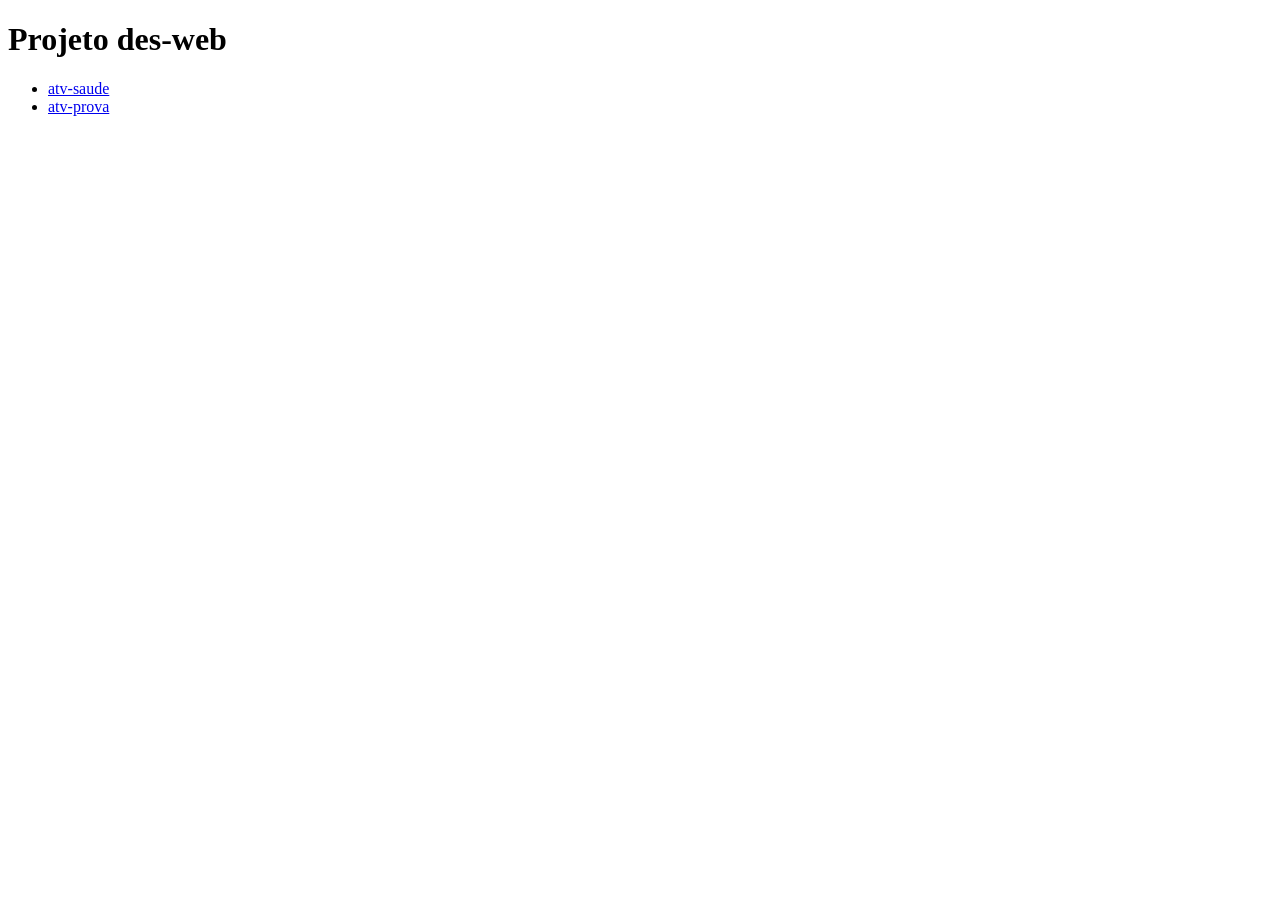
<file: index.html>
<!DOCTYPE html>
<html lang="en">
<head>
    <meta charset="UTF-8">
    <meta name="viewport" content="width=device-width, initial-scale=1.0">
    <title>Projetos desweb</title>
</head>
<body>
    <main>
       <h1>Projeto des-web</h1>
       <ul>
        <li>
            <a href="pag-saude/">atv-saude</a>
        </li>
        <li>
            <a href="prova-2025/">atv-prova</a>
        </li>
       </ul>
    </main>
</body>
</html>
</file>
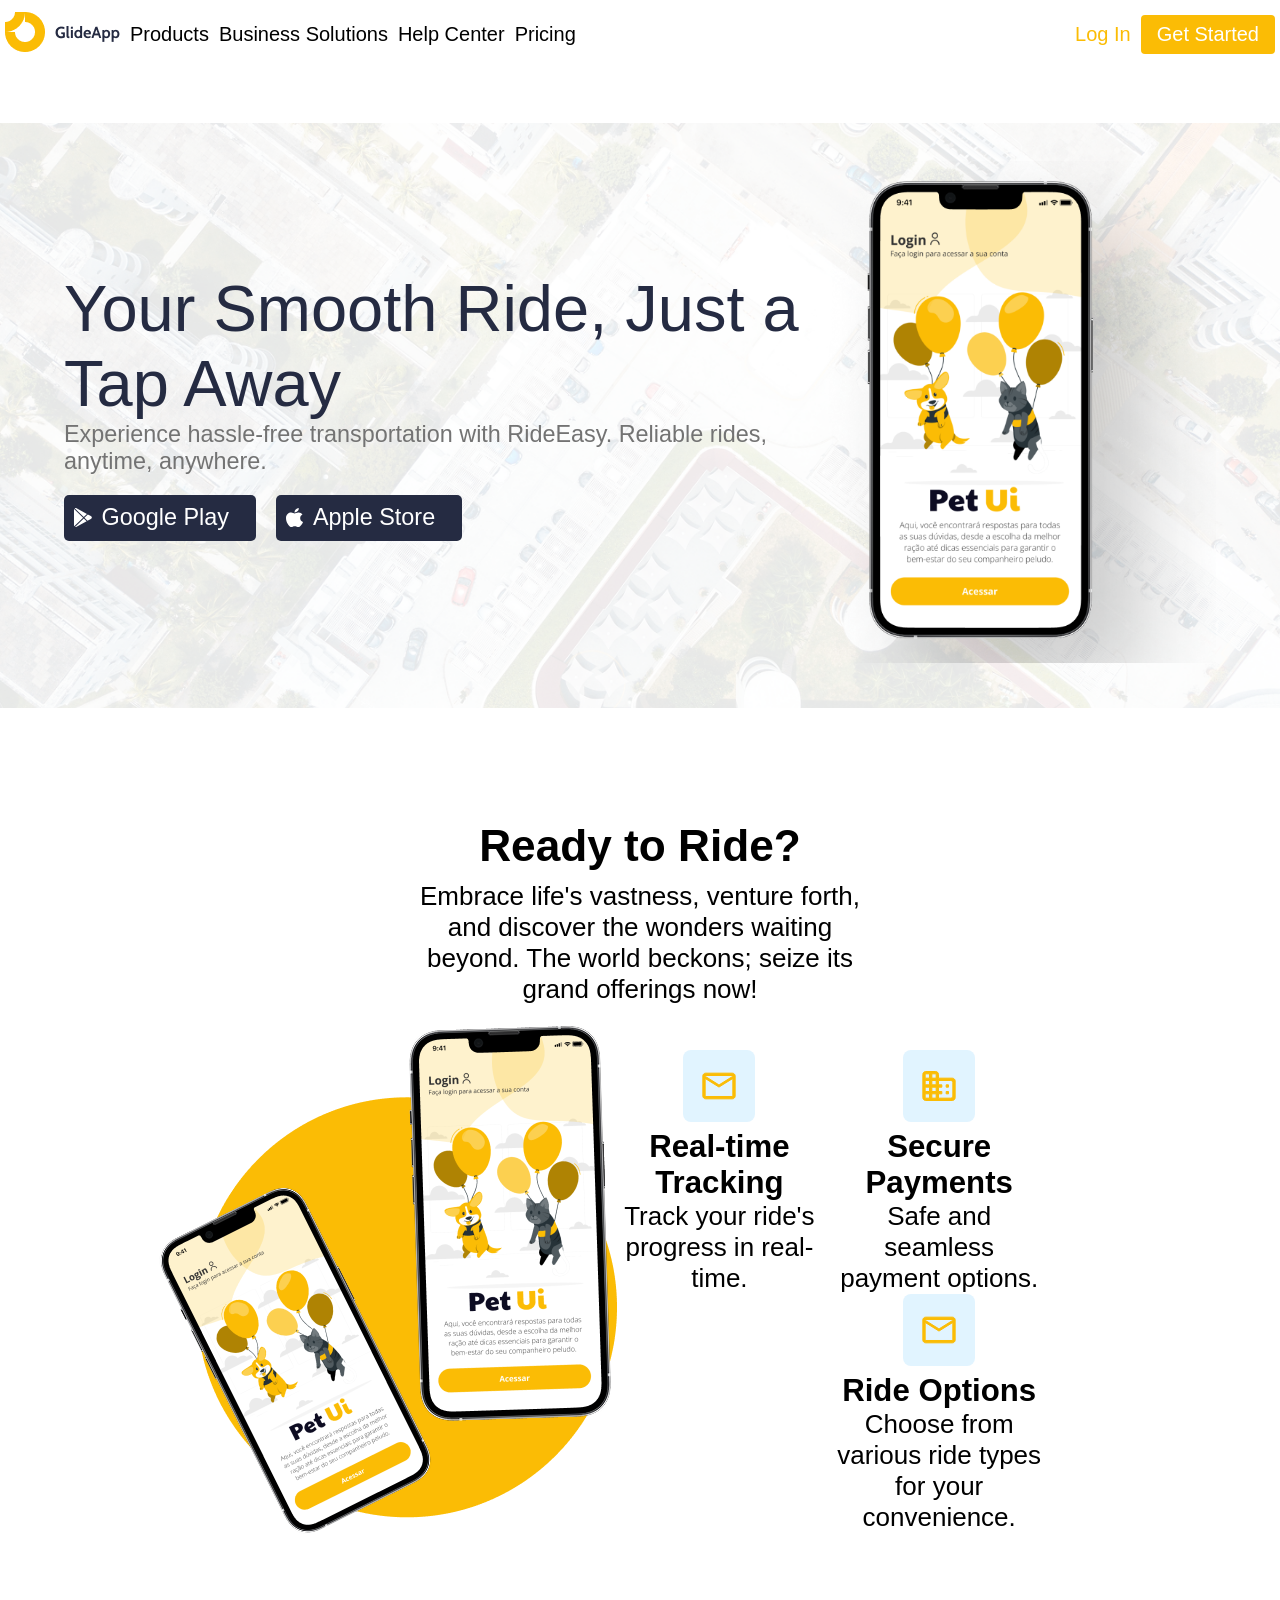
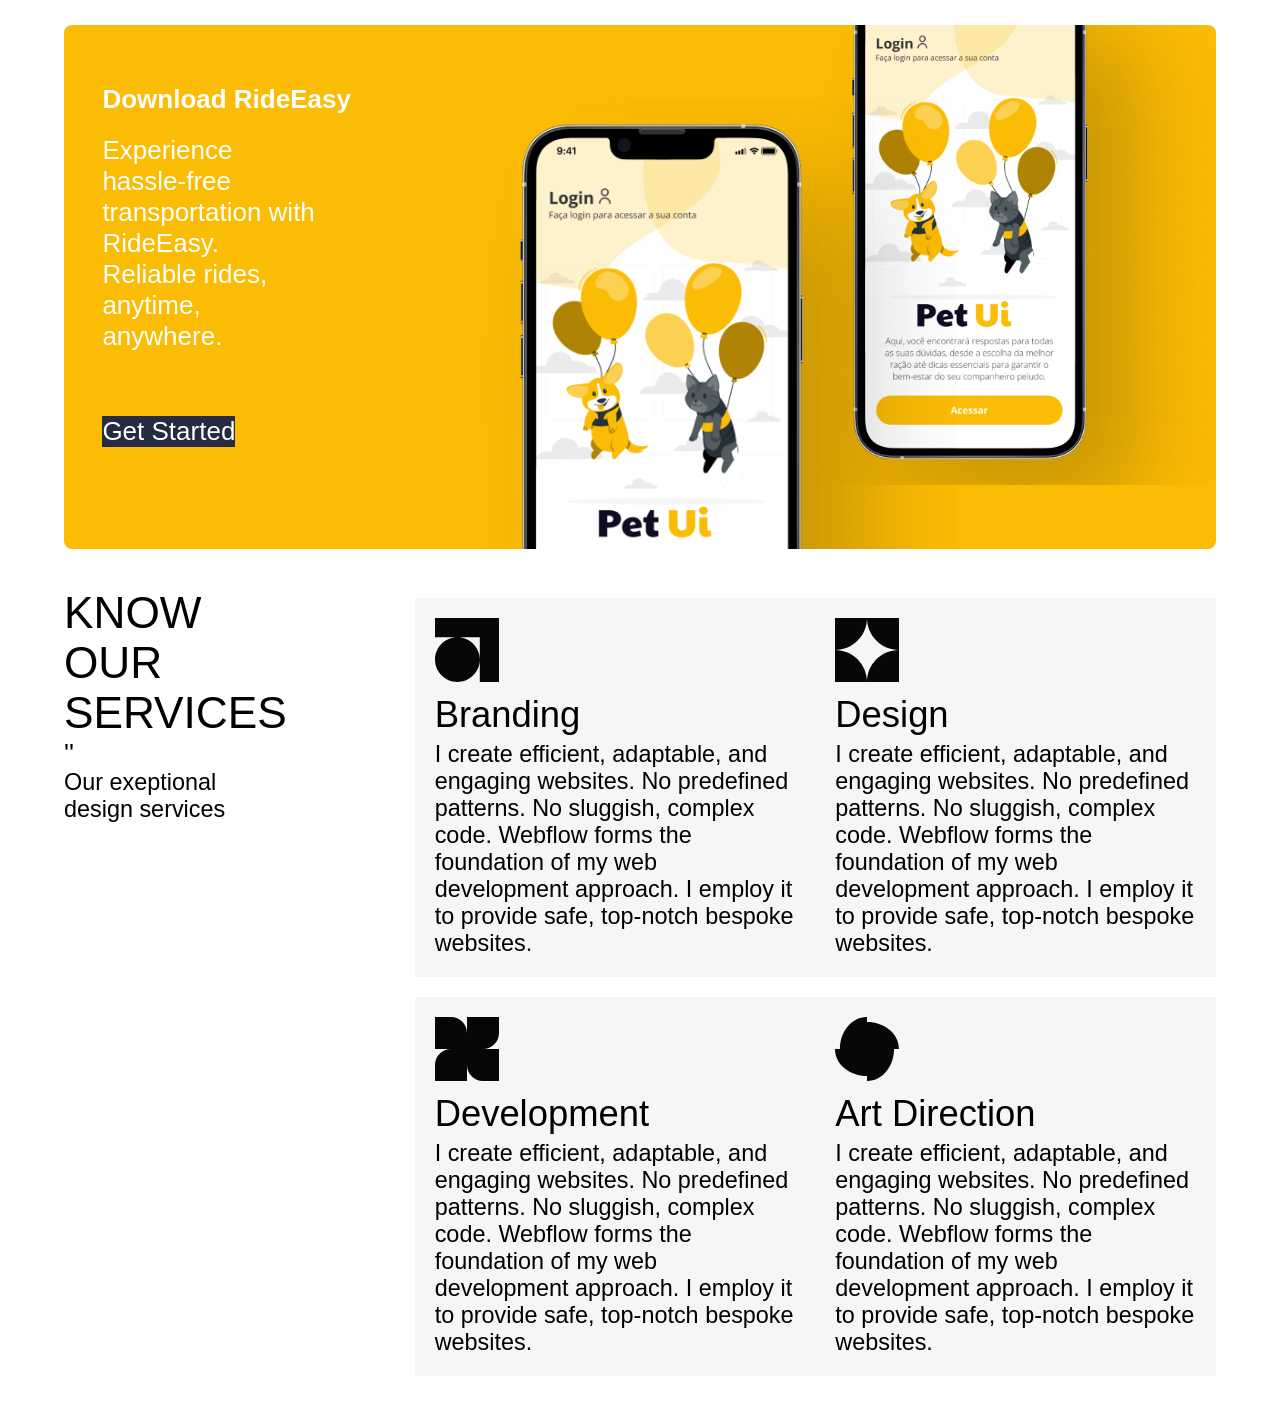
<file: atv-taxi/index.html>
<!doctype html>
<html lang="pt-BR">
  <head>
    <meta charset="UTF-8" />
    <meta name="viewport" content="width=device-width, initial-scale=1.0" />
    <title>Atividade Taxi</title>
    <link rel="stylesheet" href="css/reset.css" />
    <link rel="stylesheet" href="css/style.css" />
  </head>
  <body>
    <header>
      <nav>
        <ul>
          <li>
            <a href="#"
              ><img src="images/logo-glide-app.png" alt="logoGlide"
            /></a>
          </li>
          <li>
            <a href="#">Products</a>
          </li>
          <li>
            <a href="#">Business Solutions</a>
          </li>
          <li>
            <a href="#">Help Center</a>
          </li>
          <li>
            <a href="#">Pricing</a>
          </li>
        </ul>
        <ul>
          <li class="text-yellow">
            <a href="#">Log In</a>
          </li>
          <li class="button-yellow">
            <a href="#">Get Started</a>
          </li>
        </ul>
      </nav>
    </header>
    <main>
      <section class="banner">
        <div>
          <h1>Your Smooth Ride, Just a Tap Away</h1>
          <p>
            Experience hassle-free transportation with RideEasy. Reliable rides,
            anytime, anywhere.
          </p>

          <p class="buttons">
            <a href="#">
              <img src="images/icon-button-google.svg" alt="icon-button" />
              <span>Google Play</span>
            </a>
            <a href="#">
              <img src="images/icon-apple-ios.svg" alt="icon-button" />
              <span> Apple Store </span>
            </a>
          </p>
        </div>
        <div class="image">
          <img src="images/iphone-pet-ui.png" alt="iphone-img" />
        </div>
      </section>
      <section class="ready">
        <h2>Ready to Ride?</h2>
        <p>
          Embrace life's vastness, venture forth, and discover the wonders
          waiting beyond. The world beckons; seize its grand offerings now!
        </p>
        <div>
          <div class="imagem">
            <img src="images/smartphones-pet-uis.png" alt="smartphones-img" />
          </div>
          <div class="lista">
            <ul>
              <li>
                <img src="images/icon-back-blue-letter.svg" alt="icone-carta" />
                <h3>Real-time Tracking</h3>
                <p>Track your ride's progress in real-time.</p>
              </li>
              <li>
                <img
                  src="images/icon-back-blue-building.svg"
                  alt="icone-build"
                />
                <h3>Secure Payments</h3>
                <p>Safe and seamless payment options.</p>
                <img
                  src="images/icon-back-blue-letter.svg"
                  alt="icone-letter"
                />
                <h3>Ride Options</h3>
                <p>Choose from various ride types for your convenience.</p>
              </li>
            </ul>
          </div>
        </div>
      </section>
      <section class="download">
        <h2>Download RideEasy</h2>
        <p>
          Experience hassle-free transportation with RideEasy. Reliable rides,
          anytime, anywhere.
        </p>
        <p>
          <button>
          Get Started
          </button>
        </p>
        </div>
      </section>
      <section class="services">
        <div>
          <h2>
            KNOW OUR
            SERVICES
          </h2> ''
          <P>
            Our exeptional  design services
          </P>
        </div>
        <ul>
          <li>
            <img src="images/icon-brading.svg" alt="icon-brading">
            <h3>Branding</h3>
            <P>I create efficient, adaptable, and engaging websites. No predefined patterns. No sluggish, complex code. Webflow forms the foundation of my web development approach. I employ it to provide safe, top-notch bespoke websites.</P>
          </li>
          <li>
            <img src="images/icon-design.svg" alt="icon-design">
            <h3>Design</h3>
            <p>
              I create efficient, adaptable, and engaging websites. No predefined patterns. No sluggish, complex code. Webflow forms the foundation of my web development approach. I employ it to provide safe, top-notch bespoke websites.
            </p>
          </li>
          <li>
            <img src="images/icon-development.svg" alt="icon-development">
            <h3>
              Development
            </h3>
            <p>
              I create efficient, adaptable, and engaging websites. No predefined patterns. No sluggish, complex code. Webflow forms the foundation of my web development approach. I employ it to provide safe, top-notch bespoke websites.
            </p>
          </li>
          <li>
            <img src="images/icon-art.svg" alt="icon-art">
            <h3>
              Art Direction
            </h3>
            <p>
              I create efficient, adaptable, and engaging websites. No predefined patterns. No sluggish, complex code. Webflow forms the foundation of my web development approach. I employ it to provide safe, top-notch bespoke websites.
            </p>
          </li>
        </ul>
      </section>
    </main>
  </body>
</html>
</file>
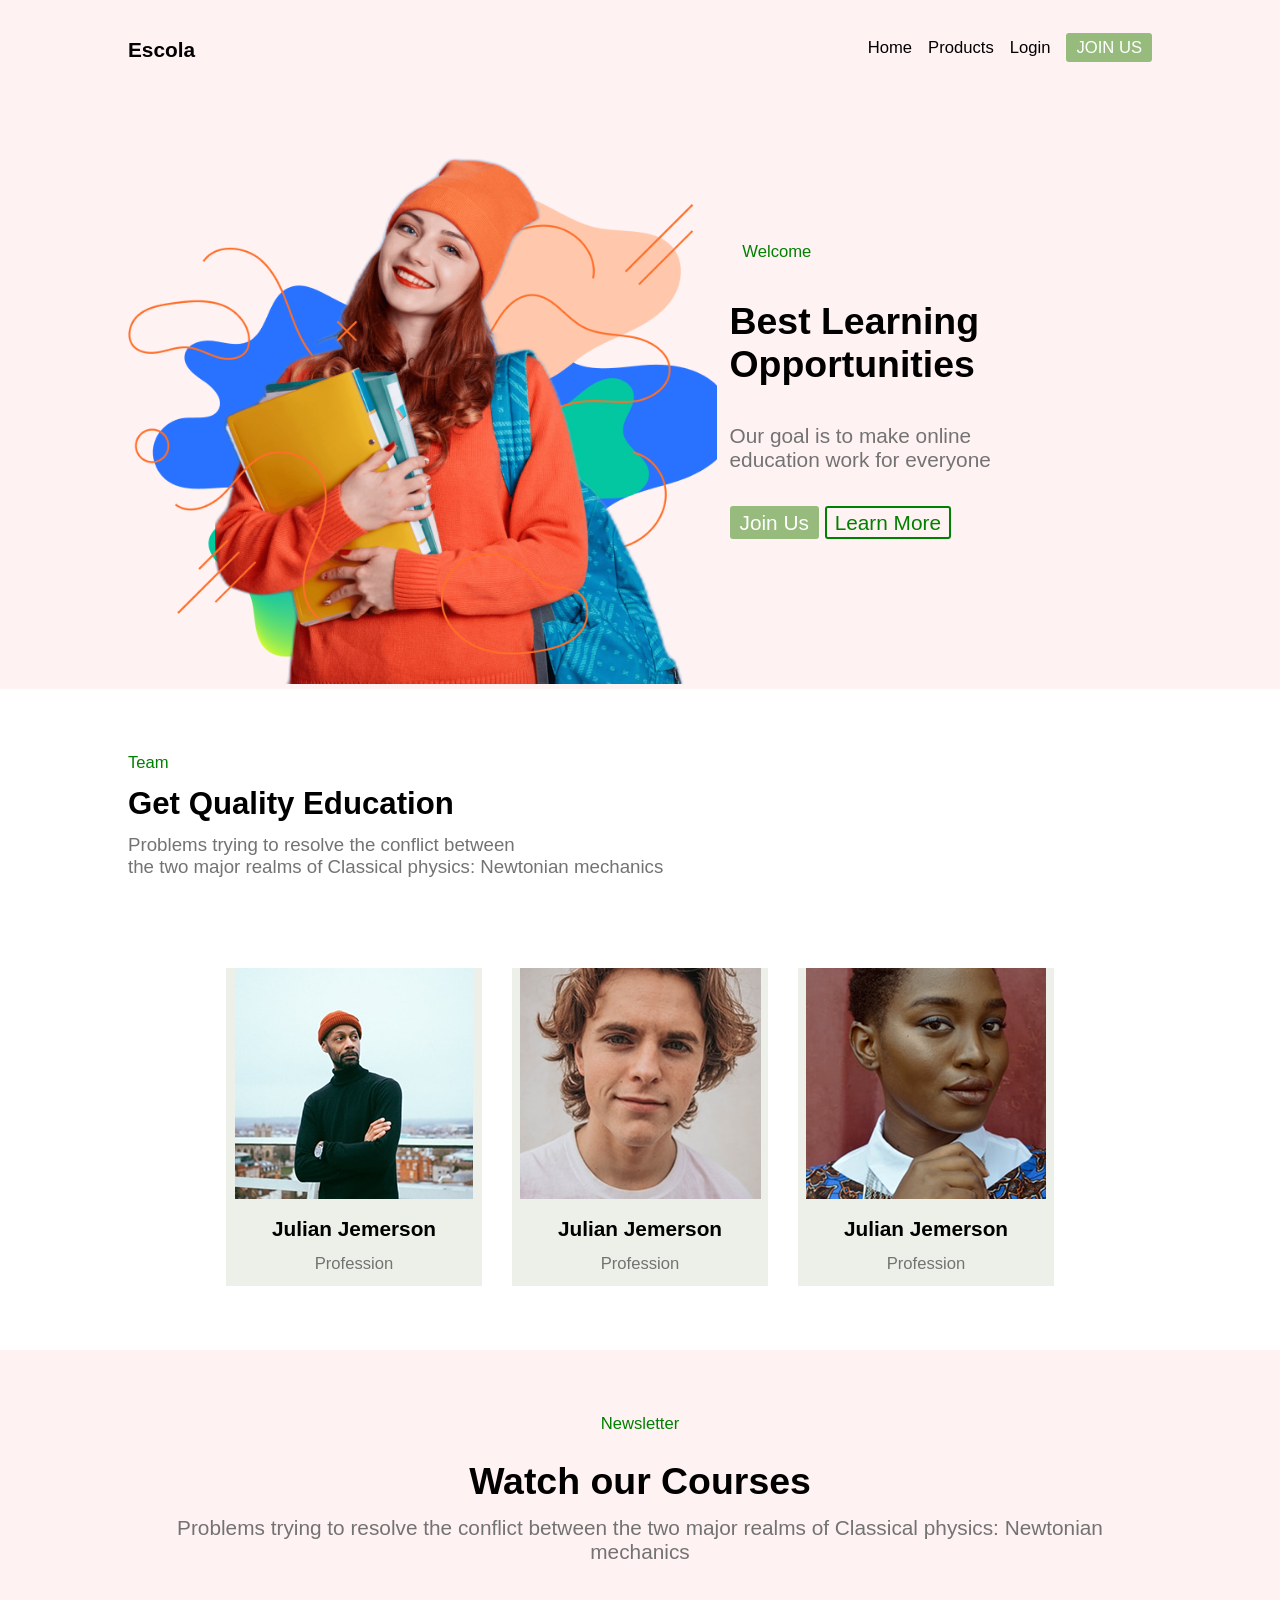
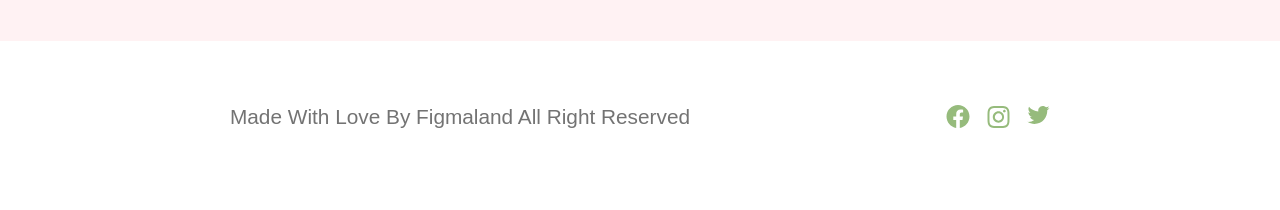
<file: prova-2025/index.html>
<!DOCTYPE html>
<html lang="pt-br">

<head>
    <meta charset="UTF-8">
    <meta name="viewport" content="width=device-width, initial-scale=1.0">
    <title>Document</title>
    <link rel="stylesheet" href="reset.css">
    <link rel="stylesheet" href="style.css">

</head>

<body>
    <header>
        <h1>
            <a href="index.html">Escola</a>
        </h1>
        <nav>
            <ul>
                <li>
                    <a href="index.html">Home</a>
                </li>
                <li>
                    <a href="#">Products</a>
                </li>
                <li>
                    <a href="#">Login</a>
                </li>
                <li>
                    <a href="#" class="btn">JOIN US</a>
                </li>
            </ul>
        </nav>
    </header>
    <main>
        <section class="banner">
            <div><img src="images-2025/images/imagem-banner.png" alt="imgBanner"></div>
            <div>
                <h3>Welcome</h3>
                <h2>Best Learning Opportunities</h2>
                <p>Our goal is to make online <br> education work for everyone</p>
                <a href="#" class="btn">Join Us</a>
                <a href="#" class="btmBorder">Learn More</a>
            </div>
        </section>
        <section class="team">
            <h3>Team</h3>
            <h2>Get Quality Education</h2>
            <p>Problems trying to resolve the conflict between <br>
                the two major realms of Classical physics: Newtonian mechanics </p>
            <ul>
                <li>
                    <img src="images-2025/images/julian-1.png" alt="Homem estilosão">
                    <div><h4>Julian Jemerson</h4>
                    <p>Profession</p></div>
                </li>
                <li>
                    <img src="images-2025/images/julian-2.png" alt="loiro bonito">
                    <div><h4>Julian Jemerson</h4>
                    <p>Profession</p></div>
                </li>
                <li>
                    <img src="images-2025/images/julian-3.png" alt="Moça bonita">
                    <div><h4>Julian Jemerson</h4>
                    <p>Profession</p></div>
                </li>
            </ul>
        </section>
        <section class="newSla">
            <h3>Newsletter</h3>
            <h2>Watch our Courses</h2>
            <p>Problems trying to resolve the conflict between 
the two major realms of Classical physics: Newtonian mechanics </p>
        </section>
    </main>
    <footer>
        <p>Made With Love By Figmaland All Right Reserved </p>
        <ul>
            <li>
                <img src="images-2025/images/facebook.svg" alt="face">
            </li>
            <li>
                <img src="images-2025/images/instagram.svg" alt="insta">
            </li>
            <li>
                <img src="images-2025/images/twitter.svg" alt="twi">
            </li>
        </ul>
    </footer>
<body>
</file>
<file: atv-taxi/css/style.css>
html {
  font-size: clamp(1rem, calc(0.5rem + 2vw), 1.625rem);
  font-family:
    "Trebuchet MS", "Lucida Sans Unicode", "Lucida Grande", "Lucida Sans",
    Arial, sans-serif;
}

header {
  padding: 10px;
  text-align: center;
}

header li {
  margin: 10px 0 0 0;
}

.text-yellow {
  color: #fbbc05;
}

.button-yellow a {
  padding: 8px 16px;
  background-color: #fbbc05;
  border-radius: 4px;
  color: white;
  display: inline-block;
}

/* === Banner === */
.banner {
  background-image: url(../images/background-banner.png);
  background-size: 100% auto;
  padding: 3vw 5vw;
  margin: 5vw 0;
}

.banner div.image {
  display: none;
}

.banner h1 {
  font-size: 2.5rem;
  color: #252b42;
}

.banner p {
  font-size: 0.9rem;
  color: #737373;
  margin-bottom: 20px;
}

.banner a {
  background: #252b42;
  display: flex;
  align-items: center;
  border-radius: 5px;
  padding: 4px 10px;
  gap: 10px;
}

.banner p.buttons {
  display: flex;
  color: white;
  gap: 20px;
}

.banner p.buttons img {
  height: 50%;
}

.ready div.imagem {
  display: none;
}

.ready {
  text-align: center;
  padding: 3vw 5vw;
}
.ready > p {
  margin-bottom: 20px;
}

.ready h2 {
  font-size: 1.7rem;
  font-weight: 700;
  padding: 10px 0;
}

.ready div.lista li {
  margin-top: 25px;
}

.ready div.lista h3 {
  font-size: 1.2rem;
  font-weight: 700;
}
section.download h2{
  font: 3rem;
  margin: 20px 0 20px 0;
  font-weight: bold;    
}
section.download button{
  background: #252b42;
}

.download {
  background-color:#fbbc05 ;
  margin: 3vw 5vw;
  border-radius: 8px;
  padding: 10px;
  color: white;
}
.services{
  margin: 3vw 5vw 3vw 5vw;
}
.services h2{
  font-size: 1.7rem;
}
.services h3 {
  font-size: 1.4rem;
  margin: 5px 0;
}
.services p{
  font-size: 0.9rem;
}
.services div {
  margin: 0 0 20px 0;
}
.services li{
  background-color: #f6f6f6;
  padding: 20px;
  margin: 10px 0;
}

@media only screen and (min-width: 600px) {
  nav {
    display: flex;
    justify-content: space-between;
  }

  header ul {
    display: flex;
    align-items: center;
    gap: 10px;
  }

  header {
    padding: 2px 5px;
    font-size: 20px;
  }

  .banner {
    align-items: center;
    display: flex;
  }

  .banner div.image {
    display: block;
  }

  .ready div.imagem {
    display: block;
  }

  .ready > p {
    padding: 0 30%;
  }

  .ready > div {
    display: flex;
    justify-content: center;
  }

  .ready div.lista ul {
    display: flex;
    flex-wrap: wrap;
    gap: 15px;
    width: 40vw;
  }

  .ready div.lista li {
    width: 40%;
  }
  .download{
    padding: 3vw 3vw 3vw 3vw;
    background: url(../images/iphone-pet-ui.png) no-repeat, url(../images/iphone-pet-ui.png) no-repeat, #fbbc05;
    background-size: auto 120%, auto 100%;
    background-position: 60% -70%, 100% -5vw;
  }
  .download p {
    width: 20%;
    margin:0 0 5vw 0 ;
  }
  .services{
    display: flex;
    gap: 10vw;
  }
  .services div{
    width: 50%;
  }
  .services ul{
    display: grid;
    grid-template-columns: 1fr 1fr;
  }
}
</file>
<file: prova-2025/style.css>
html {
    font-size: clamp(1rem, calc(0.5rem + 1vw), 1.625rem);
    font-family: 'Trebuchet MS', 'Lucida Sans Unicode', 'Lucida Grande', 'Lucida Sans', Arial, sans-serif;
}

.btm {
    background-color: #96BB7C;
    color: white;
    padding: 5px 10px 5px 10px;
    border-radius: 3px;
}

h2 {
    font-size: 1.8rem;
    font-weight: bold;
}

h3 {
    font-size: 0.8rem;
    color: green;
}
p{
    color:#737373;
    font-size: 1rem;
}

/* === header === */

header {
    background-color: #fff2f3;
    display: flex;
    justify-content: space-between;
    padding: 3vw 10vw 3vw 10vw;
}

header h1 {
    font-weight: bold;
}
header ul {
    display: flex;
    gap: 16px;
    font-size: 0.8rem;
}

.btn {
    background-color: #96BB7C;
    color: white;
    padding: 5px 10px 5px 10px;
    border-radius: 3px;
}

/* === banner ==*/

main section.banner {
    display: flex;
    background-color: #fff2f3;
    padding: 1vw 10vw 0 10vw;
    gap: 1vw;
}

section.banner h3 {
    margin: 10vw 0 3vw 1vw;
}

section.banner h2 {
    margin: 0 0 3vw 0;
}



section.banner p {
    font-size: 1rem;
    margin: 0 0 3vw 0;
}

section.banner a.btmBorder {
    background-color: #fff2f3;
    border: 2px solid green;
    border-radius: 3px;
    padding: 3px 8px 3px 8px;
    color: green;

section.team {
    padding: 5vw 10vw 5vw 10vw;
}


section.team h2 {
    font-weight: bold;
    font-size: 1.5rem;
    margin: 1vw 0 1vw 0;
}
}

/* === team === */

section.team {
    padding: 5vw 10vw 5vw 10vw;
}


section.team h2 {
    font-weight: bold;
    font-size: 1.5rem;
    margin: 1vw 0 1vw 0;
}

section.team p {
    font-size: 0.9rem;
}
section.team ul{
    margin: 7vw 0 0 0;
    display: flex;
    gap: 30px;
    justify-content: center;
}
section.team ul li{
    width: 25%;
    background-color:#ECF0E8 ;
    text-align: center;
    font: size 0.8rem;
}
section.team ul li h4{
    font-size: 1rem;
    font-weight: bold;
    margin: 1vw 0 1vw 0;
}
section.team ul li p{
    font-size: 0.8rem;
    margin: 0 0 1vw 0;
}FFF2F3
section.team ul{
    margin: 7vw 0 0 0;
    display: flex;
    gap: 30px;
    justify-content: center;
}
section.team ul li{
    width: 25%;
    background-color:#ECF0E8 ;
    text-align: center;
    font: size 0.8rem;
}
section.newSla {
    background-color:#FFF2F3;
    text-align: center;
    padding: 5vw 10vw 6vw 10vw;
}
section.newSla h2{
    margin: 2vw 0 1vw 0;
}
footer {
    display: flex;
    justify-content:center;
    gap: 20vw;
    padding:5vw 10vw 6vw 10vw;
}
footer ul{
    display: flex;
    gap: 16px;
}
</file>
